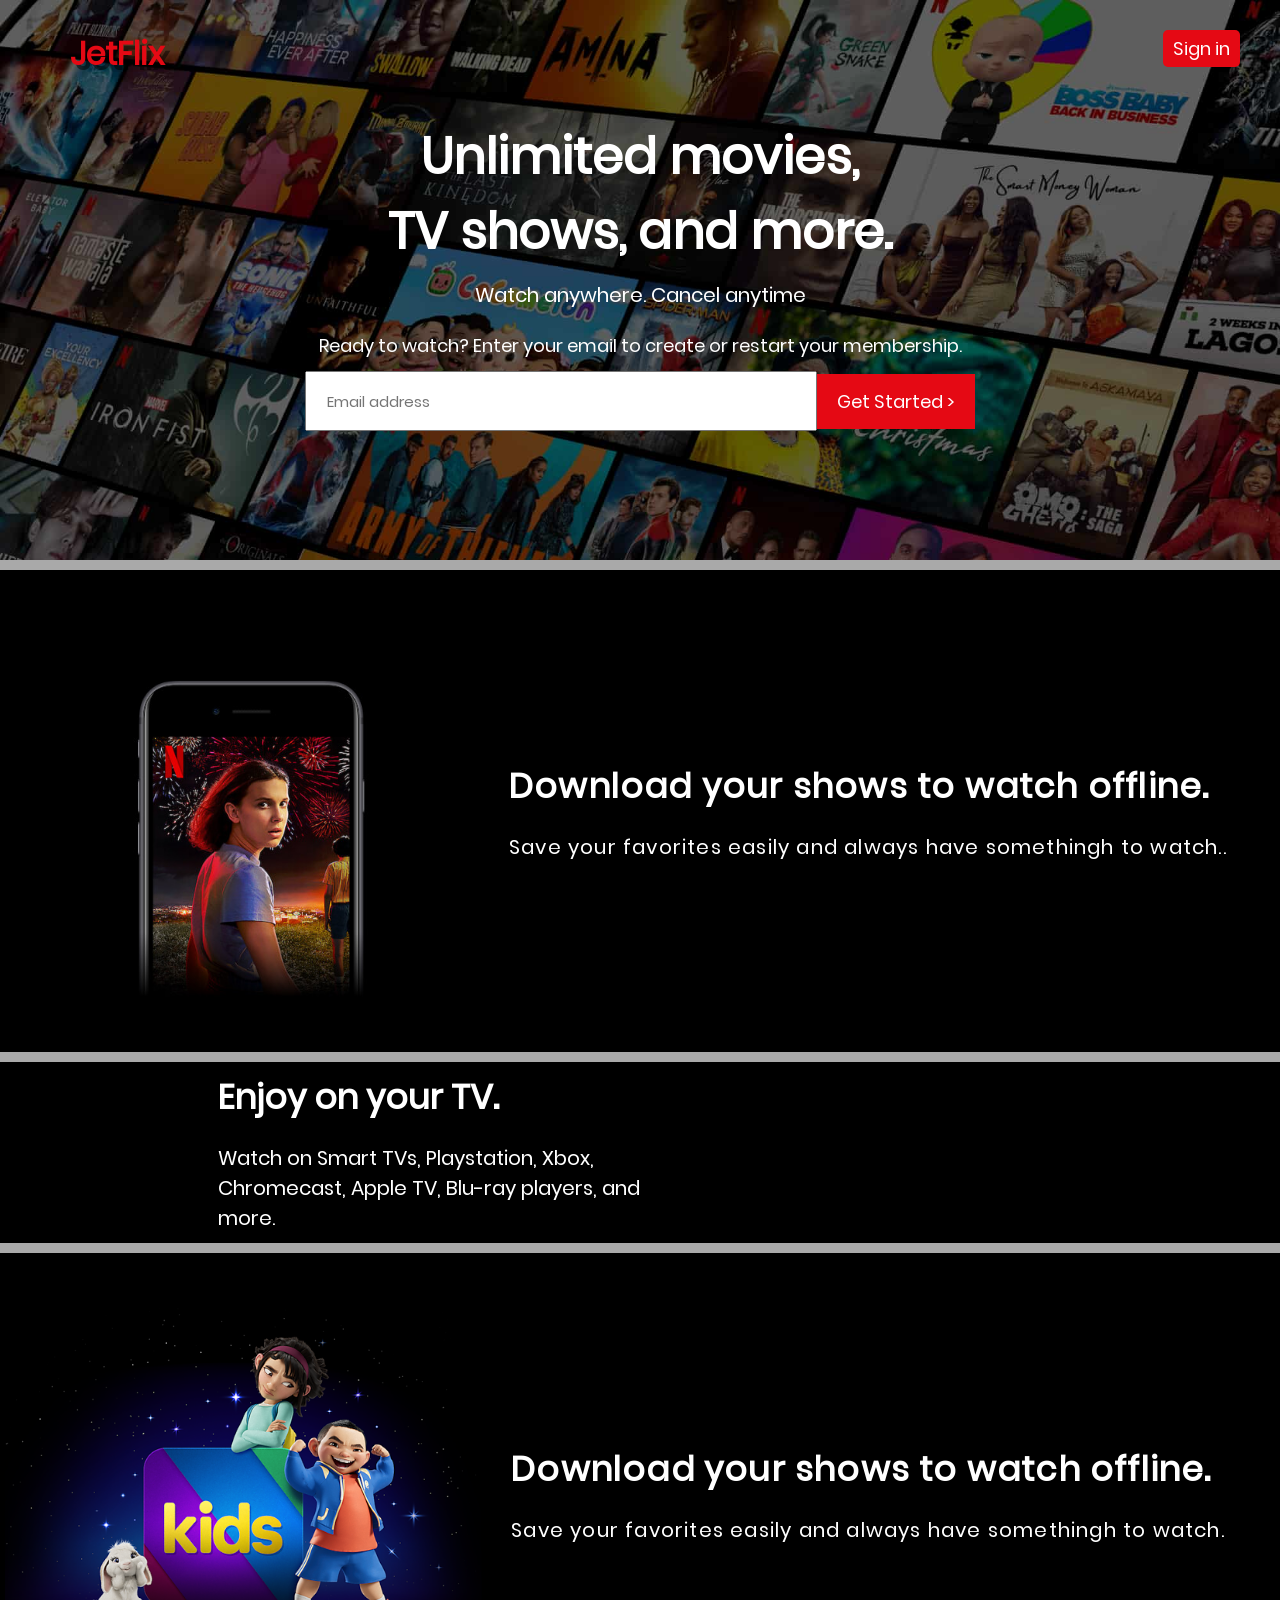
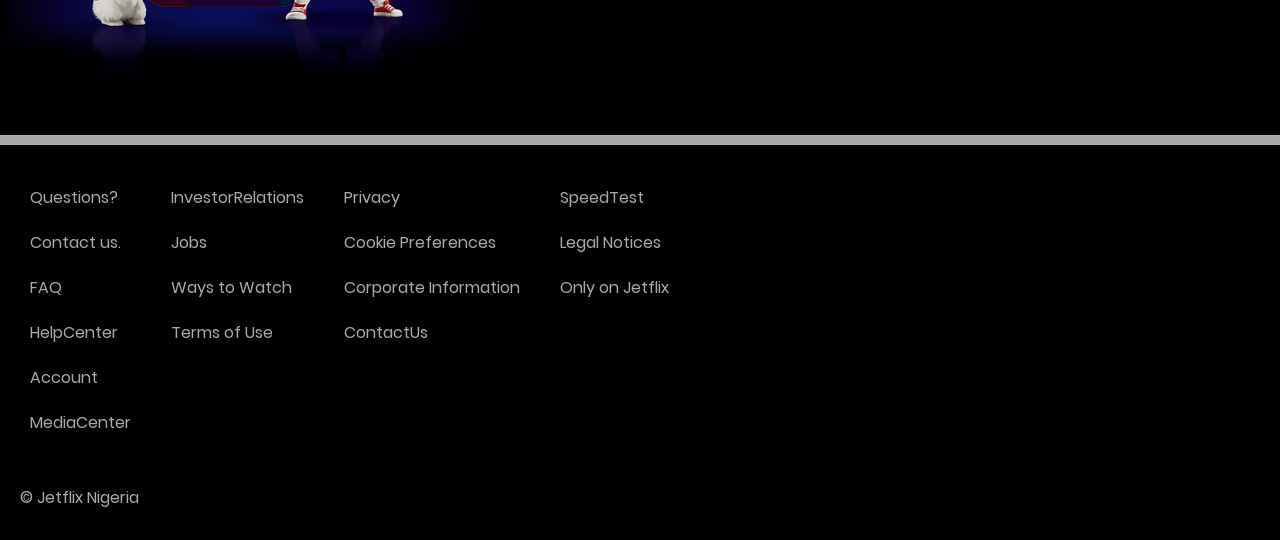
<file: index.html>
<!DOCTYPE html>
<html lang="en">
<head>
  <meta charset="utf-8">
  <meta name="viewport" content="width=device-width, initial-scale=1">
  
	<title>Jetflix</title>
	<link rel="icon" href="img/net-flix.ico">
	<link rel="stylesheet" type="text/css" href="style.css">
</head>

<header class="header">

	<h1 class="logo zed-index " style="text-shadow: 5px 5px rgba(0,0,0,0.5);color:#e50914;padding-top:30px">JetFlix</h1>

	<a href="https://netflix.com/login" class="sign-up-btn text-sm pd-sm
	bg-red zed-index">Sign in</a>

	<div class="flex header-inner flex-column  zed-index">
		<h1 class="text-xl">Unlimited movies, <br>TV shows, and more.</h1>
		<p class="text-md">Watch anywhere. Cancel anytime</p>
		<p class="text-sm py-md">Ready to watch? Enter your email to create or restart your membership.</p>

		<div class="full-width">
		<input type="text" placeholder="Email address" name="" class="input" >
		<button class="email-button text-sm">Get Started ></button>
	 </div>

	</div>
</header>

<body>
<!-- 
 <section class="box box-a bg-black flex">
	
 	<div class=" flex-row flex-start ">
 		
 		<h1 class="text-lg py-sm">Enjoy on your TV.</h1>
 		<p class="text-md ">Watch on Smart TVs, Playstation, Xbox, Chromecast, Apple TV, Blu-ray players, and more.</p>
		
 	</div>

 	<div>
 	<img src="img/tv.png" class="tv-image">
 	</div>
</div>

 </section>

 -->


<!--  <section class="box box-a bg-black flex">

	<div class="inner-container flex px-md2 justify-space">

		<div class="flex flex-column ">
			<h1 class="cast-h">Enjoy on your TV.</h1>
	 		<p class="cast">Watch on Smart TVs, Playstation, Xbox, Chromecast, Apple TV, Blu-ray players, and more.</p>
		
		</div>

		<img src="img/tv.png" class="section-image">
		
	</div>
 </section>
 -->
  <section class="box box-a bg-black flex">

	<div class="inner-container flex flex-row-reverse px-md1 justify-space">

		<div class="flex flex-column flex-start">
			<h1 class="text-lg ">Download your shows to watch offline.</h1>
	 		<p class="text-md ">Save your favorites easily and always have somethingh to watch..</p>
		
		</div>

		<img src="img/mobile-device.jpg" class="section-image">
		
	</div>
 </section>


<!--  <section class="box box-b bg-black flex">
	<div class="inner-container flex flex-row-reverse px-md1 justify-space">

		<div class="text-box flex-column  flex-start">
			<h1 class="text-lg ">Download your shows to watch offline.</h1>

	 		<p class="text-md ">Save your favorites easily and always have somethingh to watch.</p>
		
		</div>

		<img src="img/mobile-device.jpg" class="section-image">
		
	</div>
 </section> -->

<section class="box bg-black">
	<div class="inner-container flex px-sm justify-space">

		<div class="text-box flex flex-column  flex-start">
			<h1 class="text-lg ">Enjoy on your TV.</h1>
	 		<p class="text-md p-width">Watch on Smart TVs, Playstation, Xbox, Chromecast, Apple TV, Blu-ray players, and more.</p>
		
		</div>

	</div>
</section>

 <section class="box box-b bg-black flex">
	<div class="inner-container flex flex-row-reverse px-md1 justify-space">

		<div class="text-box flex flex-column  flex-start">
			<h1 class="text-lg">Download your shows to watch offline.</h1>

	 		<p class="text-md">Save your favorites easily and always have somethingh to watch.</p>
		
		</div>

		<img src="img/kids-series.png" class="section-image">
		
	</div>
 </section>
   

     

 <footer class="foot bg-black ">

 	<div class="footer-container">
 	<ul class="ul-list">
 		<li><a href="#">Questions? </a></li>
 		<li><a href="">Contact us.</a></li>
 		<li><a href="">FAQ </a></li>
 		<li><a href="">HelpCenter </a></li>
 		<li><a href="">Account </a></li>
 		<li><a href="">MediaCenter </a></li>
 	</ul>

 	<ul class="ul-list">
 		<li class="list-item"><a href="">InvestorRelations</a></li>
 		<li><a href="">Jobs </a></li>
 		<li><a href="">Ways to Watch </a></li>
 		<li><a href=""> Terms of Use </a></li>
 	</ul>

 	<ul class="ul-list">
 		<li><a href="">Privacy</a></li>
 		<li><a href="">Cookie Preferences</a></li>
 		<li><a href="">Corporate Information</a></li>
 		<li><a href=""> ContactUs </a></li>
 	</ul>

 	<ul class="ul-list">
 		<li><a href="">SpeedTest </a></li>
 		<li><a href="">Legal Notices </a></li>
 		<li><a href="">Only on Jetflix</a></li>
 		
 	</ul>
 	</div>

 	<div class="footer-a">
 	<a href="" >&copy; Jetflix Nigeria</a>
	</div>

 </footer>

</body>

</html>
</file>
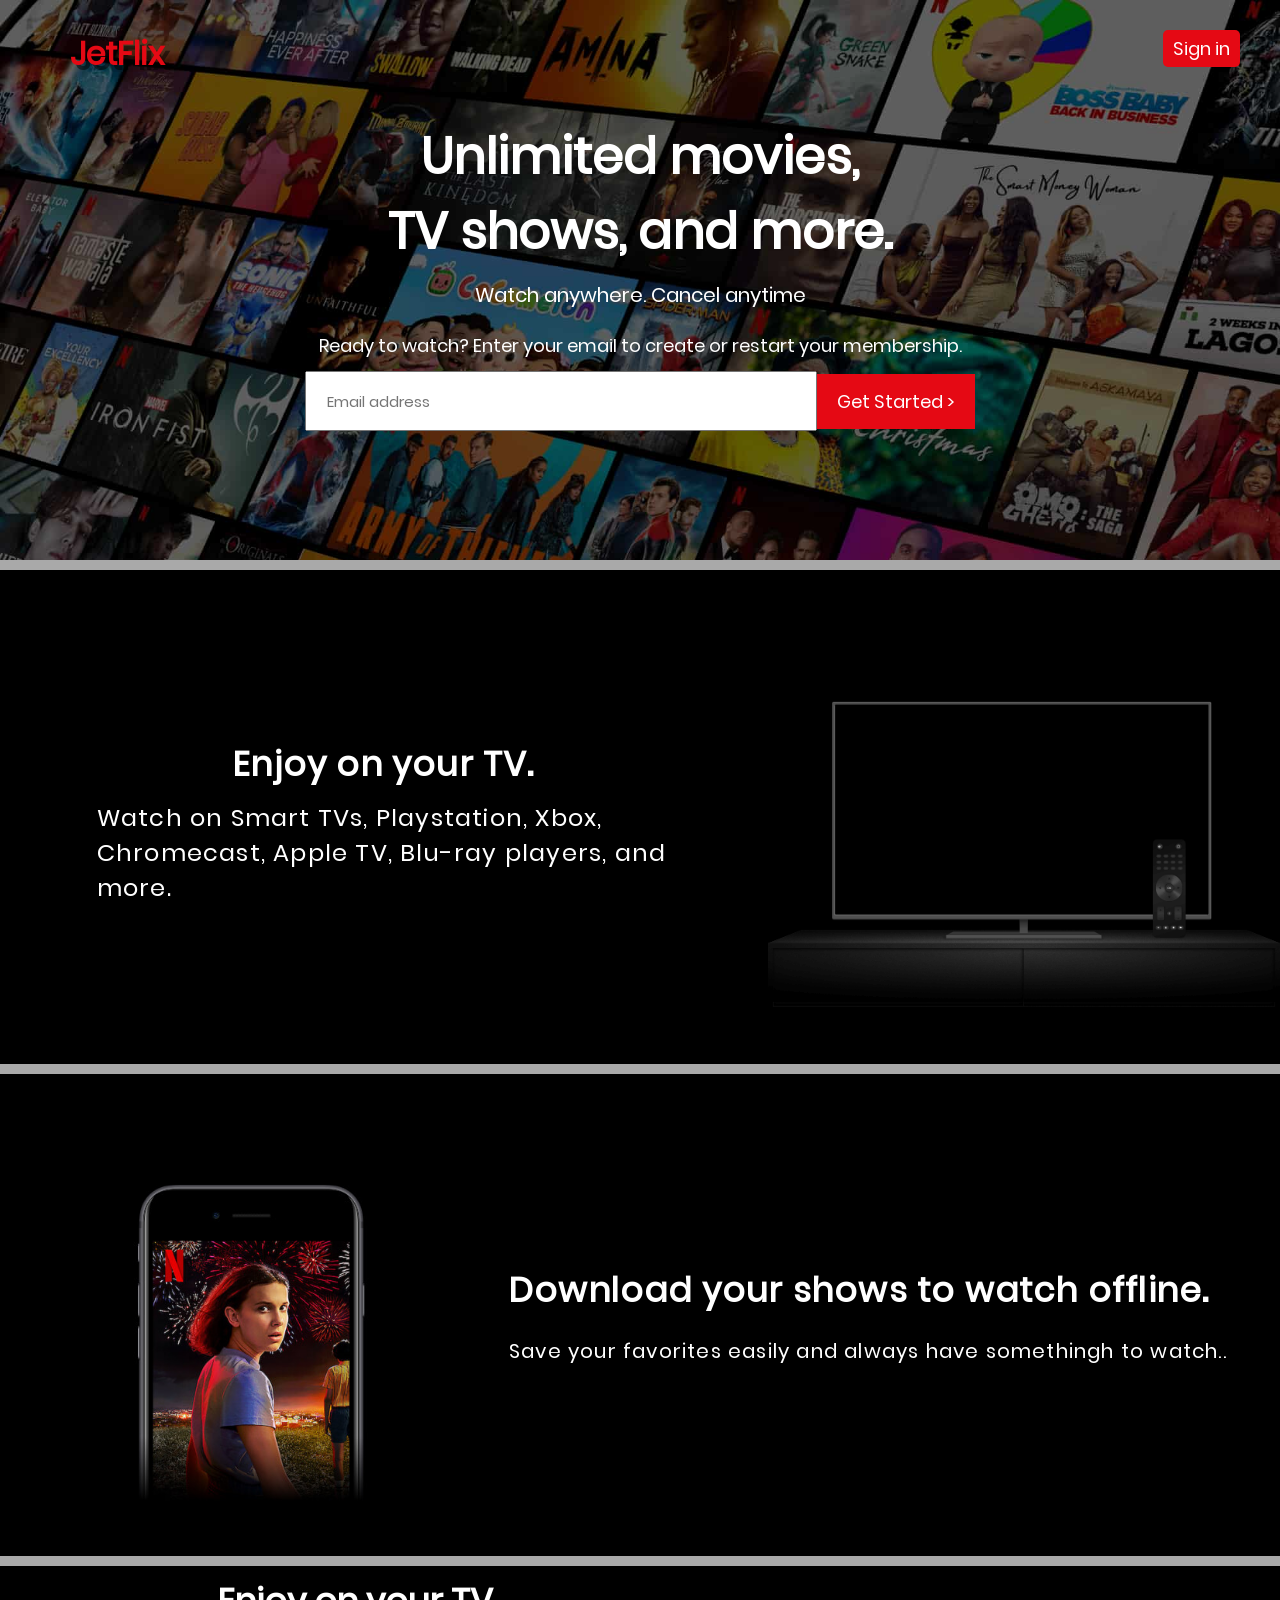
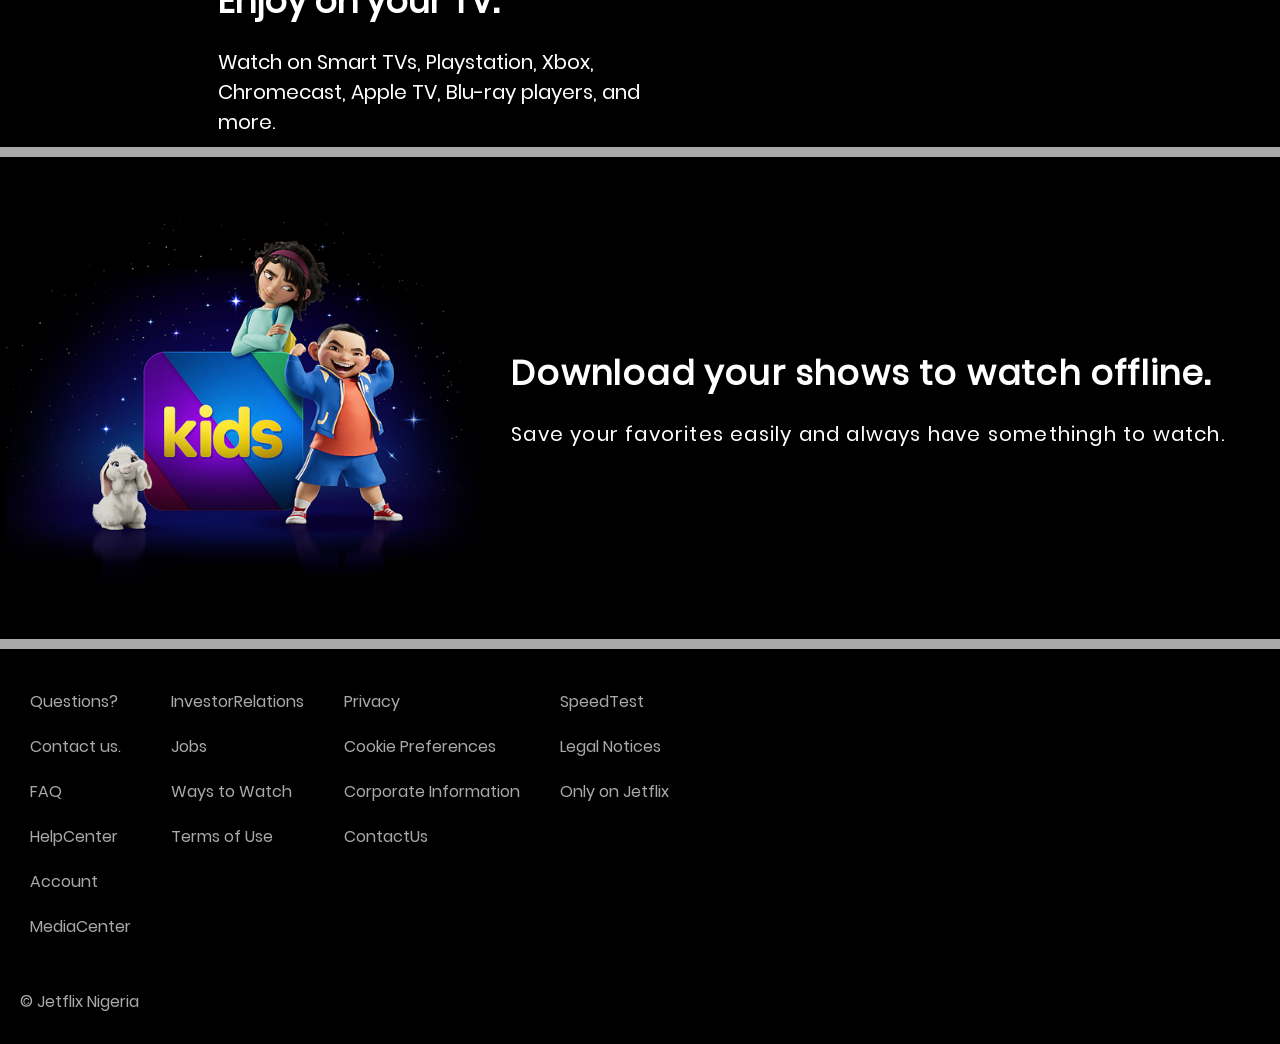
<file: indexj.html>
<!DOCTYPE html>
<html lang="en">
<head>
  <meta charset="utf-8">
  <meta name="viewport" content="width=device-width, initial-scale=1">
  
	<title>Jetflix</title>
	<link rel="icon" href="img/net-flix.ico">
	<link rel="stylesheet" type="text/css" href="stylej.css">
</head>

<header class="header">

	<h1 class="logo zed-index " style="text-shadow: 5px 5px rgba(0,0,0,0.5);color:#e50914;padding-top:30px">JetFlix</h1>

	<a href="https://netflix.com/login" class="sign-up-btn text-sm pd-sm
	bg-red zed-index">Sign in</a>

	<div class="flex header-inner flex-column  zed-index">
		<h1 class="text-xl">Unlimited movies, <br>TV shows, and more.</h1>
		<p class="text-md">Watch anywhere. Cancel anytime</p>
		<p class="text-sm py-md">Ready to watch? Enter your email to create or restart your membership.</p>

		<div class="full-width">
		<input type="text" placeholder="Email address" name="" class="input" >
		<button class="email-button text-sm">Get Started ></button>
	 </div>

	</div>
</header>

<body>

<!--  <section class="box box-a bg-black flex">
	
 	<div class=" flex-row flex-start ">
 		
 		<h1 class="text-lg py-sm">Enjoy on your TV.</h1>
 		<p class="text-md ">Watch on Smart TVs, Playstation, Xbox, Chromecast, Apple TV, Blu-ray players, and more.</p>
		
 	</div>

 	<div>
 	<img src="img/tv.png" class="tv-image">
 	</div>
</div>

 </section>

 -->


 <section class="box box-a bg-black flex">

	<div class="inner-container flex px-md2 justify-space">

		<div class="flex flex-column ">
			<h1 class="text-lg ">Enjoy on your TV.</h1>
	 		<p class="cast">Watch on Smart TVs, Playstation, Xbox, Chromecast, Apple TV, Blu-ray players, and more.</p>
		
		</div>

		<img src="img/tv.png" class="section-image">
		
	</div>
 </section>

  <section class="box box-a bg-black flex">

	<div class="inner-container flex flex-row-reverse px-md1 justify-space">

		<div class="flex flex-column flex-start">
			<h1 class="text-lg ">Download your shows to watch offline.</h1>
	 		<p class="text-md ">Save your favorites easily and always have somethingh to watch..</p>
		
		</div>

		<img src="img/mobile-device.jpg" class="section-image">
		
	</div>
 </section>


<!--  <section class="box box-b bg-black flex">
	<div class="inner-container flex flex-row-reverse px-md1 justify-space">

		<div class="text-box flex-column  flex-start">
			<h1 class="text-lg ">Download your shows to watch offline.</h1>

	 		<p class="text-md ">Save your favorites easily and always have somethingh to watch.</p>
		
		</div>

		<img src="img/mobile-device.jpg" class="section-image">
		
	</div>
 </section> -->

<section class="box bg-black">
	<div class="inner-container flex px-sm justify-space">

		<div class="text-box flex flex-column  flex-start">
			<h1 class="text-lg ">Enjoy on your TV.</h1>
	 		<p class="text-md p-width">Watch on Smart TVs, Playstation, Xbox, Chromecast, Apple TV, Blu-ray players, and more.</p>
		
		</div>

	</div>
</section>

 <section class="box box-b bg-black flex">
	<div class="inner-container flex flex-row-reverse px-md1 justify-space">

		<div class="text-box flex flex-column  flex-start">
			<h1 class="text-lg">Download your shows to watch offline.</h1>

	 		<p class="text-md">Save your favorites easily and always have somethingh to watch.</p>
		
		</div>

		<img src="img/kids-series.png" class="section-image">
		
	</div>
 </section>
   

     

 <footer class="foot bg-black ">

 	<div class="footer-container">
 	<ul class="ul-list">
 		<li><a href="#">Questions? </a></li>
 		<li><a href="">Contact us.</a></li>
 		<li><a href="">FAQ </a></li>
 		<li><a href="">HelpCenter </a></li>
 		<li><a href="">Account </a></li>
 		<li><a href="">MediaCenter </a></li>
 	</ul>

 	<ul class="ul-list">
 		<li class="list-item"><a href="">InvestorRelations</a></li>
 		<li><a href="">Jobs </a></li>
 		<li><a href="">Ways to Watch </a></li>
 		<li><a href=""> Terms of Use </a></li>
 	</ul>

 	<ul class="ul-list">
 		<li><a href="">Privacy</a></li>
 		<li><a href="">Cookie Preferences</a></li>
 		<li><a href="">Corporate Information</a></li>
 		<li><a href=""> ContactUs </a></li>
 	</ul>

 	<ul class="ul-list">
 		<li><a href="">SpeedTest </a></li>
 		<li><a href="">Legal Notices </a></li>
 		<li><a href="">Only on Jetflix</a></li>
 		
 	</ul>
 	</div>

 	<div class="footer-a">
 	<a href="" >&copy; Jetflix Nigeria</a>
	</div>

 </footer>

</body>

</html>
</file>
<file: style.css>
/*@import url('https://fonts.googleapis.com/css2?family=Poppins:wght@400;600;700&display=swap');
*/
@font-face{
	font-family: Poppins ;
	src:url("./poppins.regular.ttf");
}

*{
	margin:0;
	padding: 0;
	font-family: Poppins,sans-serif;
	box-sizing: border-box;
}


:root{
	--black-color: black;
	--red-color:#e50914;
	--dark-ash:darkgrey;
	--gray-color:grey;
	--white-color:#fff;
}


body{
	background-color: var(--dark-ash)
}

a{
	text-decoration: none;
}

li{
	list-style: none;
}

p{
	text-align: left;
}

.header{
	width:100%;
	background: url(img/header-logo.jpg) ;
	background-size: cover;
	background-repeat: no-repeat;
	height: 560px;

}

.header::after{
	content: "";
	position: absolute;
	background-color: rgba(1,0,1,.5);
	z-index: 1;
	top: 0;
	left:0; 
	width:100%;
	height: 560px;

}

.logo{
	position: absolute;
	width:150px;
	height: 100px;
	top:0px;
	left:70px;


}
.input{
	width:40%;
	height:60px;
	font-size:15px;
	padding-left:20px;
}

.input:focus{
	outline: none;
}

.email-button{
	background-color: var(--red-color);
	padding: 14px 20px;
	font-weight: lighter;

	font-size: 2em;
	border: none;
	text-align: center;
	
}

.email-button:hover{
	opacity: .9;
}


.full-width{
	display: flex;
	justify-content: center;
	align-items: center;
	width: 100%;
	height: 100%;
	
}

.header-inner{
	position: relative;
	top:120px;
}

.cast{
	padding-left:20px;
	color: var(--white-color);
	font-size: 24px;
	width: 80%;
}


/* Buttons */

.sign-up-btn{
	border-radius: 5px;
	position: absolute;
	top:30px;
	right:40px;
	
}

.zed-index{
	z-index: 2;
}

/* Sections */

.box{
	margin: 10px 0;
}

.section-image{
	max-width:40%;
}

/*.justify-space{
	justify-content: space-around;
}
*/

/* Display Flex */

.flex{
	display: flex;
	justify-content: center;
	align-items: center;

	
}

.flex-column{
	flex-direction: column;

}

.flex-row-reverse{
	flex-direction: row-reverse;
	/*padding-left:20px;*/
	
}

.flex-wrap{
	flex-wrap: wrap;
}

.flex-start{
	align-items: flex-start;
}

.flex-inner-a{
	width: 80%;
	margin:50px;
}




/* colors */

.bg-red{
	background-color: var(--red-color)
}

.bg-black{
	background-color: black;
}
.text-grey{
	color:var(--gray-color);
}

.text-red{
	color:red;
}



/* Font sizes */

.text-xl{
	font-size: 50px;
	color:var(--white-color);
	text-align: center;
}

.text-lg{
	font-size: 34px;
	color:var(--white-color);
	text-align: left;
	padding:10px;
}

.text-md{
	font-size: 20px;
	color:var(--white-color);
	padding:10px;
	
}

.text-sm{
	font-size: 18px;
	color:var(--white-color);
	text-align: center;
	 
}



/* Padding */

.py-md{
	padding:12px 0;
}

.py-sm{
	padding:6px 0;
}

.px-md1{
	padding:55px 40px 55px 0;
	letter-spacing: 1.2px;
	
}

.px-md2{
	padding:55px 0 55px 0;
	letter-spacing: 1.2px;
}

.px-sm{
	padding-left: 20px;
}

.pd-sm{
	padding:5px 10px;
}

.p-width{
	max-width:55%;
}






/* Footer */

.footer-container{
	display: flex;
	flex-direction: row;
	justify-content: flex-start;
	flex-wrap: wrap;
	padding:10px 0 40px;


}

.ul-list{
	padding:10px 10px 10px 0 ;
	padding-left: 30px;
}

.ul-list li{
	padding-top: 20px;
}

.ul-list li a{
	color:var(--dark-ash);
}


.footer-a{
	padding: 0 20px 30px 0;
	padding-left: 20px;	
}

.footer-a a{
	color:var(--dark-ash);
}


@media (max-width: 850px){
	.flex-row-reverse{
		flex-direction: column;

	}

	.flex-start{
		justify-content: center;
		align-items: center;
	}

	.text-box{
		max-width: 100%;
	}
	.flex{
		flex-direction: column;
	}

	.section-image{
		max-width: 100%;
		justify-content:center;
	}

	p{
		align-items: center;
	}

	.text-xl{
		justify-content: center;
		align-items: center;
		text-align: center;
		font-size: 35px;

	}

	.text-lg{
		align-items: center;
		justify-content: center;
		width:90%;
		text-align: center;
		font-size: 25px;
	}

	.text-md{
		align-items: center;
		text-align: center;
		justify-content: center;
		font-size: 18px;
		width:90%;
	}
	.text-sm{
		font-size: 13px;
	}

	.p-width{
		max-width: 100%;
	}

	.justify-space{
		justify-content: center;
		align-items: center;
	}

	.logo{
		left:20px;
		top:5px;
	}

	.sign-up-btn{
		right:30px;
		top:42px;

	}

	.px-md1{
		padding:0;
		letter-spacing: 1.2px;
		justify-content: center;
		align-items: center;
	}

	.px-md2{
		padding:0;
		letter-spacing: 1.2px;
		justify-content: center;
		align-items: center;
	}

	.logo{
		width: 20%;
		height: 12%;
	}

	.header{
		height: 110vh;
	}
	.header::after{
		height: 110vh
	}

	.input{
		width:50%;
		height: 50px;
	}
}
</file>
<file: stylej.css>
/*@import url('https://fonts.googleapis.com/css2?family=Poppins:wght@400;600;700&display=swap');
*/
@font-face{
	font-family: Poppins ;
	src:url("./poppins.regular.ttf");
}

*{
	margin:0;
	padding: 0;
	font-family: Poppins,sans-serif;
	box-sizing: border-box;
}


:root{
	--black-color: black;
	--red-color:#e50914;
	--dark-ash:darkgrey;
	--gray-color:grey;
	--white-color:#fff;
}


body{
	background-color: var(--dark-ash)
}

a{
	text-decoration: none;
}

li{
	list-style: none;
}

p{
	text-align: left;
}

.header{
	width:100%;
	background: url(img/header-logo.jpg) ;
	background-size: cover;
	background-repeat: no-repeat;
	height: 560px;

}

.header::after{
	content: "";
	position: absolute;
	background-color: rgba(1,0,1,.5);
	z-index: 1;
	top: 0;
	left:0; 
	width:100%;
	height: 560px;

}

.logo{
	position: absolute;
	width:150px;
	height: 100px;
	top:0px;
	left:70px;


}
.input{
	width:40%;
	height:60px;
	font-size:15px;
	padding-left:20px;
}

.input:focus{
	outline: none;
}

.email-button{
	background-color: var(--red-color);
	padding: 14px 20px;
	font-weight: lighter;

	font-size: 2em;
	border: none;
	text-align: center;
	
}

.email-button:hover{
	opacity: .9;
}


.full-width{
	display: flex;
	justify-content: center;
	align-items: center;
	width: 100%;
	height: 100%;
	
}

.header-inner{
	position: relative;
	top:120px;
}

.cast{
	padding-left:20px;
	color: var(--white-color);
	font-size: 24px;
	width: 80%;
}


/* Buttons */

.sign-up-btn{
	border-radius: 5px;
	position: absolute;
	top:30px;
	right:40px;
	
}

.zed-index{
	z-index: 2;
}

/* Sections */

.box{
	margin: 10px 0;
}

.section-image{
	max-width:40%;
}

/*.justify-space{
	justify-content: space-around;
}
*/

/* Display Flex */

.flex{
	display: flex;
	justify-content: center;
	align-items: center;

	
}

.flex-column{
	flex-direction: column;

}

.flex-row-reverse{
	flex-direction: row-reverse;
	/*padding-left:20px;*/
	
}

.flex-wrap{
	flex-wrap: wrap;
}

.flex-start{
	align-items: flex-start;
}

.flex-inner-a{
	width: 80%;
	margin:50px;
}




/* colors */

.bg-red{
	background-color: var(--red-color)
}

.bg-black{
	background-color: black;
}
.text-grey{
	color:var(--gray-color);
}

.text-red{
	color:red;
}



/* Font sizes */

.text-xl{
	font-size: 50px;
	color:var(--white-color);
	text-align: center;
}

.text-lg{
	font-size: 34px;
	color:var(--white-color);
	text-align: left;
	padding:10px;
}

.text-md{
	font-size: 20px;
	color:var(--white-color);
	padding:10px;
	
}

.text-sm{
	font-size: 18px;
	color:var(--white-color);
	text-align: center;
	 
}



/* Padding */

.py-md{
	padding:12px 0;
}

.py-sm{
	padding:6px 0;
}

.px-md1{
	padding:55px 40px 55px 0;
	letter-spacing: 1.2px;
	
}

.px-md2{
	padding:55px 0 55px 0;
	letter-spacing: 1.2px;
}

.px-sm{
	padding-left: 20px;
}

.pd-sm{
	padding:5px 10px;
}

.p-width{
	max-width:55%;
}






/* Footer */

.footer-container{
	display: flex;
	flex-direction: row;
	justify-content: flex-start;
	flex-wrap: wrap;
	padding:10px 0 40px;


}

.ul-list{
	padding:10px 10px 10px 0 ;
	padding-left: 30px;
}

.ul-list li{
	padding-top: 20px;
}

.ul-list li a{
	color:var(--dark-ash);
}


.footer-a{
	padding: 0 20px 30px 0;
	padding-left: 20px;	
}

.footer-a a{
	color:var(--dark-ash);
}


@media (max-width: 850px){
	.flex-row-reverse{
		flex-direction: column;

	}

	.flex-start{
		justify-content: center;
		align-items: center;
	}

	.text-box{
		max-width: 100%;
	}
	.flex{
		flex-direction: column;
	}

	.section-image{
		max-width: 100%;
		justify-content:center;
	}

	p{
		align-items: center;
	}

	.text-xl{
		justify-content: center;
		align-items: center;
		text-align: center;
		font-size: 35px;

	}

	.text-lg{
		align-items: center;
		justify-content: center;
		width:90%;
		text-align: center;
		font-size: 25px;
	}

	.text-md{
		align-items: center;
		text-align: center;
		justify-content: center;
		font-size: 18px;
		width:90%;
	}
	.text-sm{
		font-size: 13px;
	}

	.p-width{
		max-width: 100%;
	}

	.justify-space{
		justify-content: center;
		align-items: center;
	}

	.logo{
		left:20px;
		top:5px;
	}

	.sign-up-btn{
		right:30px;
		top:42px;

	}

	.px-md1{
		padding:0;
		letter-spacing: 1.2px;
		justify-content: center;
		align-items: center;
	}

	.px-md2{
		padding:0;
		letter-spacing: 1.2px;
		justify-content: center;
		align-items: center;
	}

	.logo{
		width: 20%;
		height: 12%;
	}

	.header{
		height: 110vh;
	}
	.header::after{
		height: 110vh
	}

	.input{
		width:50%;
		height: 50px;
	}
}
</file>
